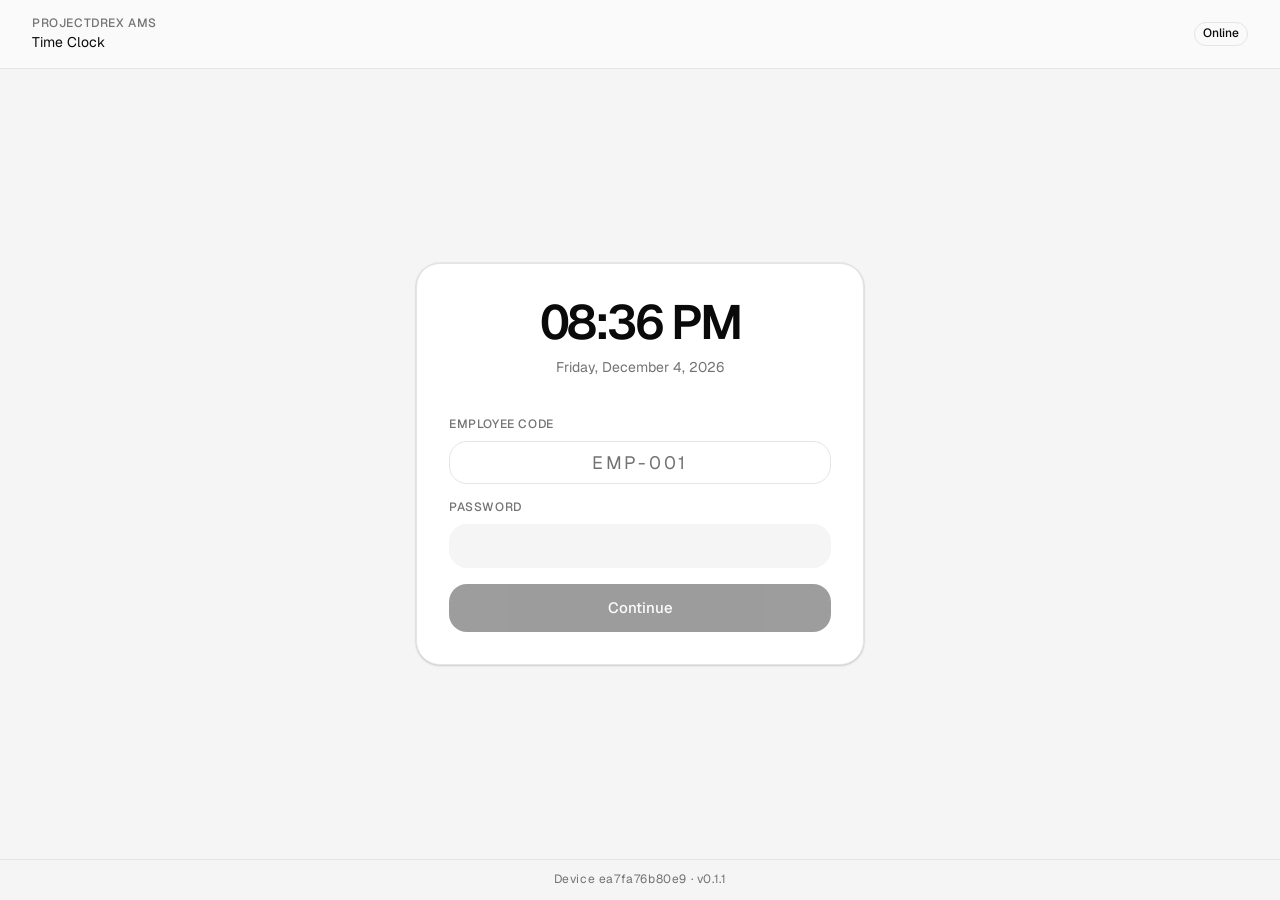
<file: index.html>
<!doctype html>
<html lang="en">
  <head>
    <meta charset="UTF-8" />
    <meta name="viewport" content="width=device-width, initial-scale=1.0" />
    <meta
      http-equiv="Content-Security-Policy"
      content="default-src 'self'; script-src 'self'; style-src 'self' 'unsafe-inline'; connect-src 'self' https://*.supabase.co wss://*.supabase.co; img-src 'self' data:;"
    />
    <title>ProjectDrex Time Clock</title>
    <script type="module" crossorigin src="./assets/main-B_xD8pHh.js"></script>
    <link rel="stylesheet" crossorigin href="./assets/main-UZMSL2xS.css">
  </head>
  <body data-ams-mode="kiosk">
    <div id="root"></div>
  </body>
</html>
</file>
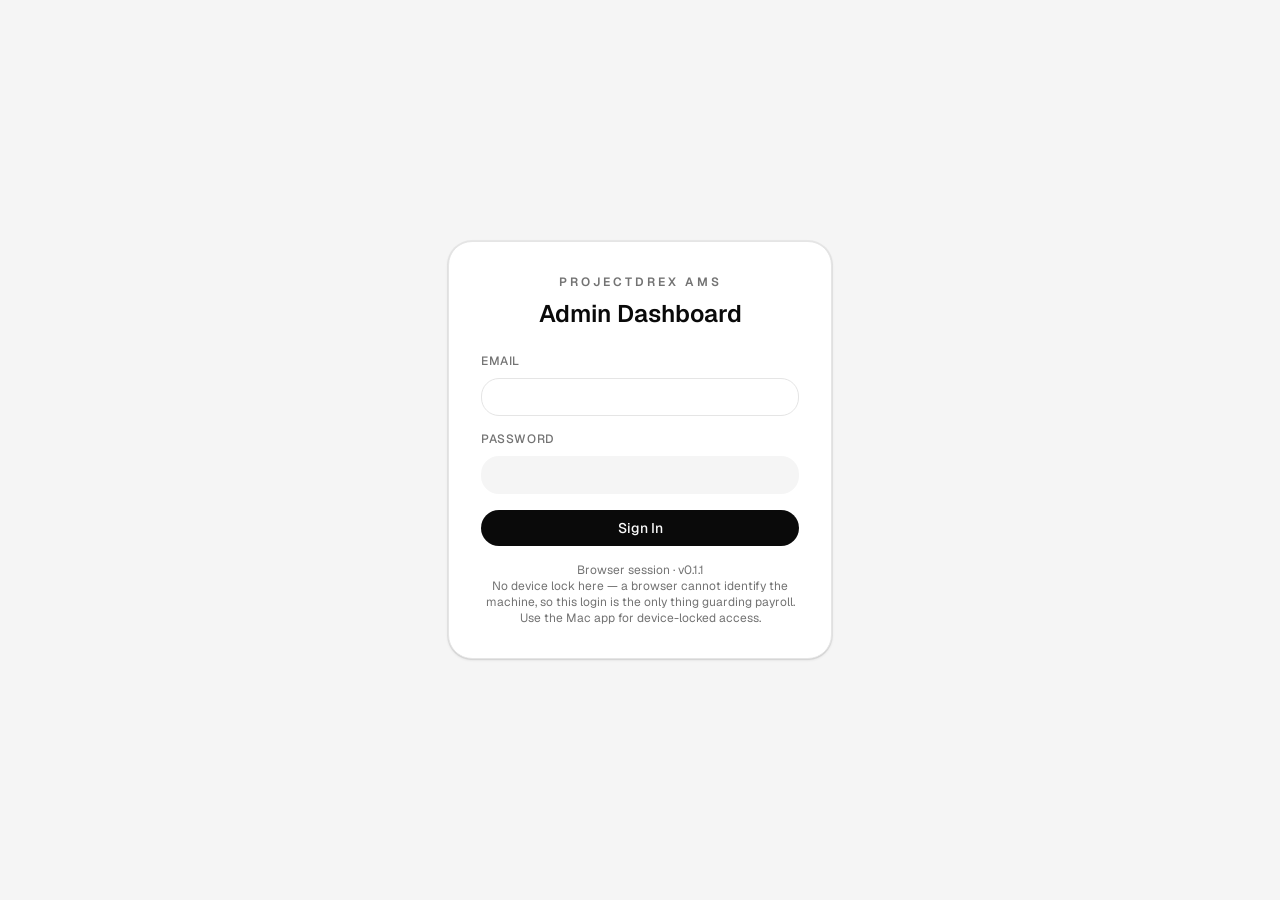
<file: admin.html>
<!doctype html>
<html lang="en">
  <head>
    <meta charset="UTF-8" />
    <meta name="viewport" content="width=device-width, initial-scale=1.0" />
    <meta
      http-equiv="Content-Security-Policy"
      content="default-src 'self'; script-src 'self'; style-src 'self' 'unsafe-inline'; connect-src 'self' https://*.supabase.co wss://*.supabase.co; img-src 'self' data:;"
    />
    <title>ProjectDrex AMS — Admin</title>
    <script type="module" crossorigin src="./assets/main-B_xD8pHh.js"></script>
    <link rel="stylesheet" crossorigin href="./assets/main-UZMSL2xS.css">
  </head>
  <body data-ams-mode="admin">
    <div id="root"></div>
  </body>
</html>
</file>
<file: assets/main-UZMSL2xS.css>
/*! tailwindcss v4.3.3 | MIT License | https://tailwindcss.com */
@layer properties{@supports (((-webkit-hyphens:none)) and (not (margin-trim:inline))) or ((-moz-orient:inline) and (not (color:rgb(from red r g b)))){*,:before,:after,::backdrop{--tw-space-y-reverse:0;--tw-border-style:solid;--tw-font-weight:initial;--tw-tracking:initial;--tw-shadow:0 0 #0000;--tw-shadow-color:initial;--tw-shadow-alpha:100%;--tw-inset-shadow:0 0 #0000;--tw-inset-shadow-color:initial;--tw-inset-shadow-alpha:100%;--tw-ring-color:initial;--tw-ring-shadow:0 0 #0000;--tw-inset-ring-color:initial;--tw-inset-ring-shadow:0 0 #0000;--tw-ring-inset:initial;--tw-ring-offset-width:0px;--tw-ring-offset-color:#fff;--tw-ring-offset-shadow:0 0 #0000;--tw-outline-style:solid}}}@font-face{font-family:Geist Variable;font-style:normal;font-display:swap;font-weight:100 900;src:url(./geist-cyrillic-ext-wght-normal-DjL33-gN.woff2)format("woff2-variations");unicode-range:U+460-52F,U+1C80-1C8A,U+20B4,U+2DE0-2DFF,U+A640-A69F,U+FE2E-FE2F}@font-face{font-family:Geist Variable;font-style:normal;font-display:swap;font-weight:100 900;src:url(./geist-cyrillic-wght-normal-BEAKL7Jp.woff2)format("woff2-variations");unicode-range:U+301,U+400-45F,U+490-491,U+4B0-4B1,U+2116}@font-face{font-family:Geist Variable;font-style:normal;font-display:swap;font-weight:100 900;src:url(./geist-vietnamese-wght-normal-6IgcOCM7.woff2)format("woff2-variations");unicode-range:U+102-103,U+110-111,U+128-129,U+168-169,U+1A0-1A1,U+1AF-1B0,U+300-301,U+303-304,U+308-309,U+323,U+329,U+1EA0-1EF9,U+20AB}@font-face{font-family:Geist Variable;font-style:normal;font-display:swap;font-weight:100 900;src:url(./geist-latin-ext-wght-normal-DC-KSUi6.woff2)format("woff2-variations");unicode-range:U+100-2BA,U+2BD-2C5,U+2C7-2CC,U+2CE-2D7,U+2DD-2FF,U+304,U+308,U+329,U+1D00-1DBF,U+1E00-1E9F,U+1EF2-1EFF,U+2020,U+20A0-20AB,U+20AD-20C0,U+2113,U+2C60-2C7F,U+A720-A7FF}@font-face{font-family:Geist Variable;font-style:normal;font-display:swap;font-weight:100 900;src:url(./geist-latin-wght-normal-BgDaEnEv.woff2)format("woff2-variations");unicode-range:U+??,U+131,U+152-153,U+2BB-2BC,U+2C6,U+2DA,U+2DC,U+304,U+308,U+329,U+2000-206F,U+20AC,U+2122,U+2191,U+2193,U+2212,U+2215,U+FEFF,U+FFFD}@layer theme{:root,:host{--font-sans:"Geist Variable", Geist, Inter, -apple-system, BlinkMacSystemFont, "Segoe UI", sans-serif;--font-mono:ui-monospace, SFMono-Regular, Menlo, Monaco, Consolas, "Liberation Mono", "Courier New", monospace;--color-black:#000;--spacing:.25rem;--container-sm:24rem;--container-md:28rem;--container-lg:32rem;--container-2xl:42rem;--text-xs:.75rem;--text-xs--line-height:calc(1 / .75);--text-sm:.875rem;--text-sm--line-height:calc(1.25 / .875);--text-base:1rem;--text-base--line-height:calc(1.5 / 1);--text-lg:1.125rem;--text-lg--line-height:calc(1.75 / 1.125);--text-2xl:1.5rem;--text-2xl--line-height:calc(2 / 1.5);--font-weight-normal:400;--font-weight-medium:500;--font-weight-semibold:600;--font-weight-bold:700;--tracking-wide:.025em;--radius-lg:.5rem;--default-transition-duration:.15s;--default-transition-timing-function:cubic-bezier(.4, 0, .2, 1);--default-font-family:var(--font-sans);--default-mono-font-family:var(--font-mono);--color-canvas:#f5f5f5;--color-paper:#fff;--color-surface-alt:#fafafa;--color-ink:#0a0a0a;--color-ink-soft:#171717;--color-mid:#737373;--color-hairline:#e5e5e5;--color-ember:#e7000b;--radius-control:18px;--radius-card:24px;--radius-nested:10px}}@layer base{*,:after,:before,::backdrop{box-sizing:border-box;border:0 solid;margin:0;padding:0}::file-selector-button{box-sizing:border-box;border:0 solid;margin:0;padding:0}html,:host{-webkit-text-size-adjust:100%;tab-size:4;line-height:1.5;font-family:var(--default-font-family,-apple-system, BlinkMacSystemFont, "Segoe UI", Roboto, "Helvetica Neue", "Noto Sans", Arial, sans-serif, "Apple Color Emoji", "Segoe UI Emoji", "Segoe UI Symbol", "Noto Color Emoji");font-feature-settings:var(--default-font-feature-settings,normal);font-variation-settings:var(--default-font-variation-settings,normal);-webkit-tap-highlight-color:transparent}hr{height:0;color:inherit;border-top-width:1px}abbr:where([title]){-webkit-text-decoration:underline dotted;text-decoration:underline dotted}h1,h2,h3,h4,h5,h6{font-size:inherit;font-weight:inherit}a{color:inherit;-webkit-text-decoration:inherit;-webkit-text-decoration:inherit;-webkit-text-decoration:inherit;-webkit-text-decoration:inherit;text-decoration:inherit}b,strong{font-weight:bolder}code,kbd,samp,pre{font-family:var(--default-mono-font-family,ui-monospace, SFMono-Regular, Menlo, Monaco, Consolas, "Liberation Mono", "Courier New", monospace);font-feature-settings:var(--default-mono-font-feature-settings,normal);font-variation-settings:var(--default-mono-font-variation-settings,normal);font-size:1em}small{font-size:80%}sub,sup{vertical-align:baseline;font-size:75%;line-height:0;position:relative}sub{bottom:-.25em}sup{top:-.5em}table{text-indent:0;border-color:inherit;border-collapse:collapse}:-moz-focusring:where(:not(iframe)){outline:auto}progress{vertical-align:baseline}summary{display:list-item}ol,ul,menu{list-style:none}img,svg,video,canvas,audio,iframe,embed,object{vertical-align:middle;display:block}img,video{max-width:100%;height:auto}button,input,select,optgroup,textarea{font:inherit;font-feature-settings:inherit;font-variation-settings:inherit;letter-spacing:inherit;color:inherit;opacity:1;background-color:#0000;border-radius:0}::file-selector-button{font:inherit;font-feature-settings:inherit;font-variation-settings:inherit;letter-spacing:inherit;color:inherit;opacity:1;background-color:#0000;border-radius:0}:where(select:is([multiple],[size])) optgroup{font-weight:bolder}:where(select:is([multiple],[size])) optgroup option{padding-inline-start:20px}::file-selector-button{margin-inline-end:4px}::placeholder{opacity:1}@supports (not ((-webkit-appearance:-apple-pay-button))) or (contain-intrinsic-size:1px){::placeholder{color:currentColor}@supports (color:color-mix(in lab, red, red)){::placeholder{color:color-mix(in oklab, currentcolor 50%, transparent)}}}textarea{resize:vertical}::-webkit-search-decoration{-webkit-appearance:none}::-webkit-date-and-time-value{min-height:1lh;text-align:inherit}::-webkit-datetime-edit{display:inline-flex}::-webkit-datetime-edit-fields-wrapper{padding:0}::-webkit-datetime-edit{padding-block:0}::-webkit-datetime-edit-year-field{padding-block:0}::-webkit-datetime-edit-month-field{padding-block:0}::-webkit-datetime-edit-day-field{padding-block:0}::-webkit-datetime-edit-hour-field{padding-block:0}::-webkit-datetime-edit-minute-field{padding-block:0}::-webkit-datetime-edit-second-field{padding-block:0}::-webkit-datetime-edit-millisecond-field{padding-block:0}::-webkit-datetime-edit-meridiem-field{padding-block:0}::-webkit-calendar-picker-indicator{line-height:1}:-moz-ui-invalid{box-shadow:none}button,input:where([type=button],[type=reset],[type=submit]){appearance:button}::file-selector-button{appearance:button}::-webkit-inner-spin-button{height:auto}::-webkit-outer-spin-button{height:auto}[hidden]:where(:not([hidden=until-found])){display:none!important}html,body,#root{height:100%}body{background:var(--color-canvas);color:var(--color-ink);font-family:var(--font-sans);-webkit-font-smoothing:antialiased;font-feature-settings:"ss01" on, "cv11" on;-webkit-user-select:none;user-select:none;margin:0;font-size:14px;line-height:1.43}input,textarea,select{-webkit-user-select:text;user-select:text;font-family:inherit}}@layer components;@layer utilities{.invisible{visibility:hidden}.visible{visibility:visible}.fixed{position:fixed}.relative{position:relative}.static{position:static}.inset-0{inset:0}.z-50{z-index:50}.mx-auto{margin-inline:auto}.mt-0\.5{margin-top:calc(var(--spacing) * .5)}.mt-1{margin-top:var(--spacing)}.mt-1\.5{margin-top:calc(var(--spacing) * 1.5)}.mt-2{margin-top:calc(var(--spacing) * 2)}.mt-3{margin-top:calc(var(--spacing) * 3)}.mt-4{margin-top:calc(var(--spacing) * 4)}.mt-6{margin-top:calc(var(--spacing) * 6)}.mr-2{margin-right:calc(var(--spacing) * 2)}.mb-1{margin-bottom:var(--spacing)}.mb-2{margin-bottom:calc(var(--spacing) * 2)}.mb-3{margin-bottom:calc(var(--spacing) * 3)}.mb-4{margin-bottom:calc(var(--spacing) * 4)}.mb-5{margin-bottom:calc(var(--spacing) * 5)}.mb-6{margin-bottom:calc(var(--spacing) * 6)}.mb-10{margin-bottom:calc(var(--spacing) * 10)}.ml-1{margin-left:var(--spacing)}.ml-2{margin-left:calc(var(--spacing) * 2)}.ml-3{margin-left:calc(var(--spacing) * 3)}.block{display:block}.contents{display:contents}.flex{display:flex}.grid{display:grid}.hidden{display:none}.inline-flex{display:inline-flex}.table{display:table}.h-9{height:calc(var(--spacing) * 9)}.h-12{height:calc(var(--spacing) * 12)}.h-16{height:calc(var(--spacing) * 16)}.h-full{height:100%}.w-16{width:calc(var(--spacing) * 16)}.w-full{width:100%}.max-w-2xl{max-width:var(--container-2xl)}.max-w-lg{max-width:var(--container-lg)}.max-w-md{max-width:var(--container-md)}.max-w-sm{max-width:var(--container-sm)}.flex-1{flex:1}.shrink-0{flex-shrink:0}.border-collapse{border-collapse:collapse}.cursor-pointer{cursor:pointer}.list-inside{list-style-position:inside}.list-disc{list-style-type:disc}.grid-cols-2{grid-template-columns:repeat(2,minmax(0,1fr))}.grid-cols-4{grid-template-columns:repeat(4,minmax(0,1fr))}.grid-cols-5{grid-template-columns:repeat(5,minmax(0,1fr))}.grid-cols-\[220px_1fr\]{grid-template-columns:220px 1fr}.flex-col{flex-direction:column}.flex-wrap{flex-wrap:wrap}.items-center{align-items:center}.items-end{align-items:flex-end}.items-start{align-items:flex-start}.justify-between{justify-content:space-between}.justify-center{justify-content:center}.justify-end{justify-content:flex-end}.gap-1{gap:var(--spacing)}.gap-2{gap:calc(var(--spacing) * 2)}.gap-3{gap:calc(var(--spacing) * 3)}.gap-4{gap:calc(var(--spacing) * 4)}.gap-5{gap:calc(var(--spacing) * 5)}.gap-8{gap:calc(var(--spacing) * 8)}:where(.space-y-0\.5>:not(:last-child)){--tw-space-y-reverse:0;margin-block-start:calc(calc(var(--spacing) * .5) * var(--tw-space-y-reverse));margin-block-end:calc(calc(var(--spacing) * .5) * calc(1 - var(--tw-space-y-reverse)))}:where(.space-y-3>:not(:last-child)){--tw-space-y-reverse:0;margin-block-start:calc(calc(var(--spacing) * 3) * var(--tw-space-y-reverse));margin-block-end:calc(calc(var(--spacing) * 3) * calc(1 - var(--tw-space-y-reverse)))}:where(.space-y-4>:not(:last-child)){--tw-space-y-reverse:0;margin-block-start:calc(calc(var(--spacing) * 4) * var(--tw-space-y-reverse));margin-block-end:calc(calc(var(--spacing) * 4) * calc(1 - var(--tw-space-y-reverse)))}:where(.space-y-5>:not(:last-child)){--tw-space-y-reverse:0;margin-block-start:calc(calc(var(--spacing) * 5) * var(--tw-space-y-reverse));margin-block-end:calc(calc(var(--spacing) * 5) * calc(1 - var(--tw-space-y-reverse)))}.overflow-auto{overflow:auto}.overflow-hidden{overflow:hidden}.rounded{border-radius:.25rem}.rounded-\[18px\]{border-radius:18px}.rounded-full{border-radius:2147483647px}.rounded-lg{border-radius:var(--radius-lg)}.border{border-style:var(--tw-border-style);border-width:1px}.border-t{border-top-style:var(--tw-border-style);border-top-width:1px}.border-t-2{border-top-style:var(--tw-border-style);border-top-width:2px}.border-b{border-bottom-style:var(--tw-border-style);border-bottom-width:1px}.border-ember\/25{border-color:#e7000b40}@supports (color:color-mix(in lab, red, red)){.border-ember\/25{border-color:color-mix(in oklab, var(--color-ember) 25%, transparent)}}.border-ember\/30{border-color:#e7000b4d}@supports (color:color-mix(in lab, red, red)){.border-ember\/30{border-color:color-mix(in oklab, var(--color-ember) 30%, transparent)}}.border-hairline{border-color:var(--color-hairline)}.border-transparent{border-color:#0000}.bg-black\/60{background-color:#0009}@supports (color:color-mix(in lab, red, red)){.bg-black\/60{background-color:color-mix(in oklab, var(--color-black) 60%, transparent)}}.bg-canvas{background-color:var(--color-canvas)}.bg-ember\/5{background-color:#e7000b0d}@supports (color:color-mix(in lab, red, red)){.bg-ember\/5{background-color:color-mix(in oklab, var(--color-ember) 5%, transparent)}}.bg-ink{background-color:var(--color-ink)}.bg-ink-soft{background-color:var(--color-ink-soft)}.bg-paper{background-color:var(--color-paper)}.bg-surface-alt{background-color:var(--color-surface-alt)}.bg-transparent{background-color:#0000}.p-3{padding:calc(var(--spacing) * 3)}.p-4{padding:calc(var(--spacing) * 4)}.p-6{padding:calc(var(--spacing) * 6)}.p-8{padding:calc(var(--spacing) * 8)}.px-2{padding-inline:calc(var(--spacing) * 2)}.px-3{padding-inline:calc(var(--spacing) * 3)}.px-3\.5{padding-inline:calc(var(--spacing) * 3.5)}.px-4{padding-inline:calc(var(--spacing) * 4)}.px-6{padding-inline:calc(var(--spacing) * 6)}.px-8{padding-inline:calc(var(--spacing) * 8)}.py-0\.5{padding-block:calc(var(--spacing) * .5)}.py-1\.5{padding-block:calc(var(--spacing) * 1.5)}.py-2{padding-block:calc(var(--spacing) * 2)}.py-3{padding-block:calc(var(--spacing) * 3)}.py-4{padding-block:calc(var(--spacing) * 4)}.py-6{padding-block:calc(var(--spacing) * 6)}.py-10{padding-block:calc(var(--spacing) * 10)}.text-center{text-align:center}.text-left{text-align:left}.text-right{text-align:right}.font-mono{font-family:var(--font-mono)}.text-display{letter-spacing:-2.4px;font-size:48px;font-weight:600;line-height:1.1}.text-heading{letter-spacing:-.75px;font-size:30px;font-weight:600;line-height:1.2}.text-heading-sm{letter-spacing:-.6px;font-size:24px;font-weight:600;line-height:1.33}.text-caption{letter-spacing:.6px;font-size:12px;line-height:1.33}.text-2xl{font-size:var(--text-2xl);line-height:var(--tw-leading,var(--text-2xl--line-height))}.text-base{font-size:var(--text-base);line-height:var(--tw-leading,var(--text-base--line-height))}.text-lg{font-size:var(--text-lg);line-height:var(--tw-leading,var(--text-lg--line-height))}.text-sm{font-size:var(--text-sm);line-height:var(--tw-leading,var(--text-sm--line-height))}.text-xs{font-size:var(--text-xs);line-height:var(--tw-leading,var(--text-xs--line-height))}.text-\[12px\]{font-size:12px}.text-\[14px\]{font-size:14px}.text-\[15px\]{font-size:15px}.text-\[18px\]{font-size:18px}.text-\[28px\]{font-size:28px}.font-bold{--tw-font-weight:var(--font-weight-bold);font-weight:var(--font-weight-bold)}.font-medium{--tw-font-weight:var(--font-weight-medium);font-weight:var(--font-weight-medium)}.font-normal{--tw-font-weight:var(--font-weight-normal);font-weight:var(--font-weight-normal)}.font-semibold{--tw-font-weight:var(--font-weight-semibold);font-weight:var(--font-weight-semibold)}.tracking-\[0\.15em\]{--tw-tracking:.15em;letter-spacing:.15em}.tracking-\[0\.25em\]{--tw-tracking:.25em;letter-spacing:.25em}.tracking-wide{--tw-tracking:var(--tracking-wide);letter-spacing:var(--tracking-wide)}.break-all{word-break:break-all}.whitespace-nowrap{white-space:nowrap}.text-ember{color:var(--color-ember)}.text-ink{color:var(--color-ink)}.text-ink-soft{color:var(--color-ink-soft)}.text-mid{color:var(--color-mid)}.text-paper{color:var(--color-paper)}.text-surface-alt{color:var(--color-surface-alt)}.capitalize{text-transform:capitalize}.uppercase{text-transform:uppercase}.tnum{font-variant-numeric:tabular-nums}.accent-ink{accent-color:var(--color-ink)}.shadow{--tw-shadow:0 1px 3px 0 var(--tw-shadow-color,#0000001a), 0 1px 2px -1px var(--tw-shadow-color,#0000001a);box-shadow:var(--tw-inset-shadow), var(--tw-inset-ring-shadow), var(--tw-ring-offset-shadow), var(--tw-ring-shadow), var(--tw-shadow)}.card-elevation{box-shadow:0 0 0 1px #1717170d,0 1px 3px #0000001a,0 1px 2px -1px #0000001a}.outline{outline-style:var(--tw-outline-style);outline-width:1px}.transition-colors{transition-property:color,background-color,border-color,outline-color,text-decoration-color,fill,stroke,--tw-gradient-from,--tw-gradient-via,--tw-gradient-to;transition-timing-function:var(--tw-ease,var(--default-transition-timing-function));transition-duration:var(--tw-duration,var(--default-transition-duration))}.outline-none{--tw-outline-style:none;outline-style:none}.placeholder\:text-mid::placeholder{color:var(--color-mid)}@media (hover:hover){.hover\:bg-canvas:hover{background-color:var(--color-canvas)}.hover\:bg-ember\/5:hover{background-color:#e7000b0d}@supports (color:color-mix(in lab, red, red)){.hover\:bg-ember\/5:hover{background-color:color-mix(in oklab, var(--color-ember) 5%, transparent)}}.hover\:bg-hairline:hover{background-color:var(--color-hairline)}.hover\:bg-ink-soft:hover{background-color:var(--color-ink-soft)}.hover\:bg-surface-alt:hover{background-color:var(--color-surface-alt)}.hover\:text-ink:hover{color:var(--color-ink)}.hover\:underline:hover{text-decoration-line:underline}}.focus\:border-hairline:focus{border-color:var(--color-hairline)}.focus\:bg-paper:focus{background-color:var(--color-paper)}.disabled\:cursor-not-allowed:disabled{cursor:not-allowed}.disabled\:opacity-40:disabled{opacity:.4}}@property --tw-space-y-reverse{syntax:"*";inherits:false;initial-value:0}@property --tw-border-style{syntax:"*";inherits:false;initial-value:solid}@property --tw-font-weight{syntax:"*";inherits:false}@property --tw-tracking{syntax:"*";inherits:false}@property --tw-shadow{syntax:"*";inherits:false;initial-value:0 0 #0000}@property --tw-shadow-color{syntax:"*";inherits:false}@property --tw-shadow-alpha{syntax:"<percentage>";inherits:false;initial-value:100%}@property --tw-inset-shadow{syntax:"*";inherits:false;initial-value:0 0 #0000}@property --tw-inset-shadow-color{syntax:"*";inherits:false}@property --tw-inset-shadow-alpha{syntax:"<percentage>";inherits:false;initial-value:100%}@property --tw-ring-color{syntax:"*";inherits:false}@property --tw-ring-shadow{syntax:"*";inherits:false;initial-value:0 0 #0000}@property --tw-inset-ring-color{syntax:"*";inherits:false}@property --tw-inset-ring-shadow{syntax:"*";inherits:false;initial-value:0 0 #0000}@property --tw-ring-inset{syntax:"*";inherits:false}@property --tw-ring-offset-width{syntax:"<length>";inherits:false;initial-value:0}@property --tw-ring-offset-color{syntax:"*";inherits:false;initial-value:#fff}@property --tw-ring-offset-shadow{syntax:"*";inherits:false;initial-value:0 0 #0000}@property --tw-outline-style{syntax:"*";inherits:false;initial-value:solid}
</file>
